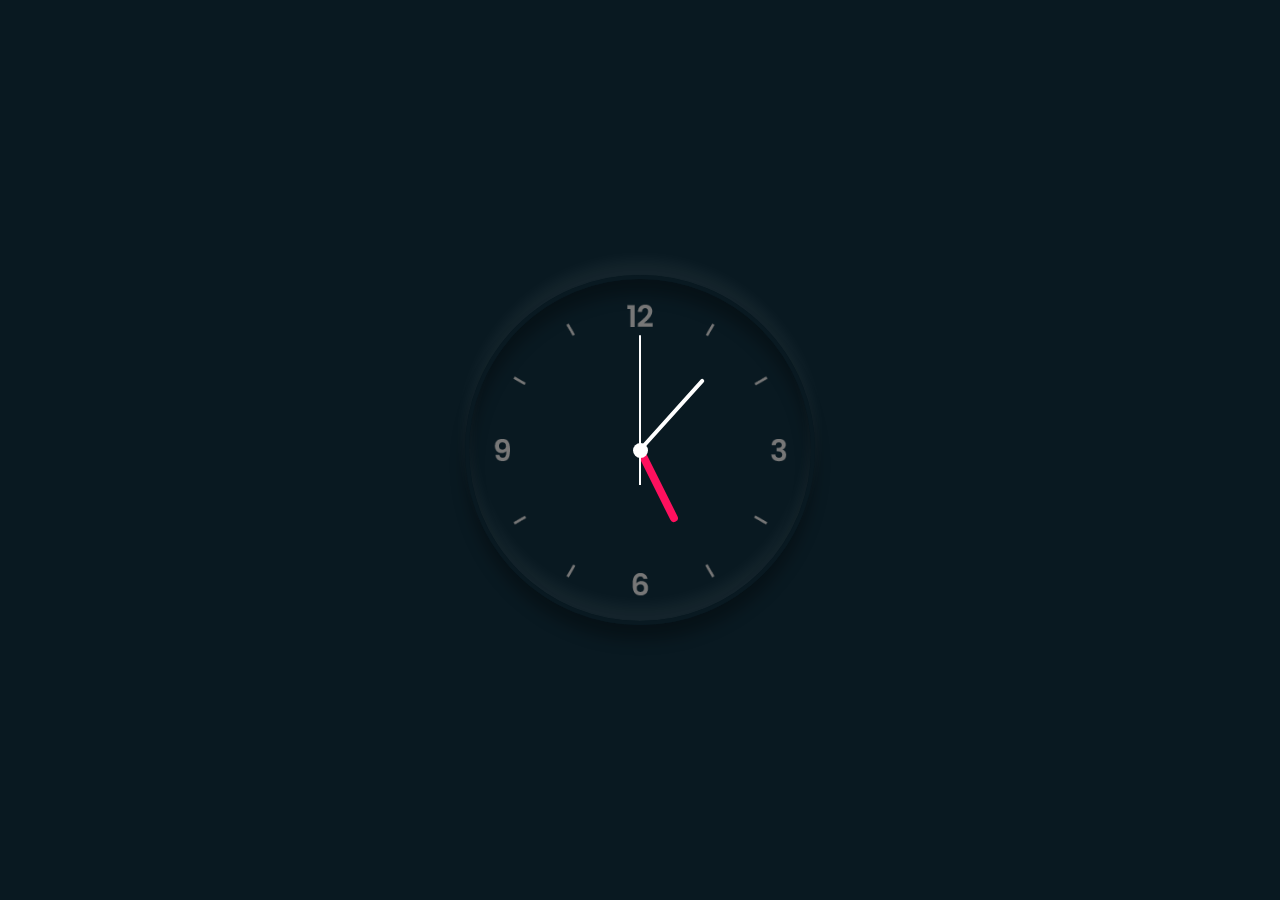
<file: clock.html>
<!DOCTYPE html>
<html lang="en">
<head>
    <meta charset="UTF-8">
    <meta http-equiv="X-UA-Compatible" content="IE=edge">
    <meta name="viewport" content="width=device-width, initial-scale=1.0">
    <title>Analog Clock</title>
    <link rel="stylesheet" href="https://cdnjs.cloudflare.com/ajax/libs/font-awesome/4.7.0/css/font-awesome.min.css">

    <link rel="stylesheet" href="style.css">
    
</head>
<body>
   

    <div class="clock">
        <div class="hour">
          <div class="hr" id='hr'></div>
        </div>
        <div class="min">
          <div class="mn" id="mn"></div>
        </div>
        <div class="sec">
          <div class="sc" id="sc"></div>
        </div>
      </div>
    <script>
        const deg = 6;
      const hr= document.querySelector('#hr');
      const mn=document.querySelector('#mn');
      const sc=document.querySelector("#sc");
      
      setInterval(() =>{
      let day = new Date();
      let hh = day.getHours() * 30;
      let mm = day.getMinutes() * deg;
      let ss = day.getSeconds() * deg;
      
      hr.style.transform = `rotateZ(${(hh)+(mm/12)}deg)`;
      mn.style.transform = `rotateZ(${mm}deg)`;
      sc.style.transform = `rotateZ(${ss}deg)`;
      })
      </script>
</body>
</html>
</file>
<file: style.css>
* {
  margin: 0;
  padding: 0;
  box-sizing: border-box;
}

body {
  display: flex;
  justify-content: center;
  align-items: center;
  min-height: 100vh;
  background-color: #091921;
}

.clock {
  width: 350px;
  height: 350px;
  display: flex;
  justify-content: center;
  align-items: center;
  background: url(clock.png);
  background-size: cover;
  border: 4px solid #091921;
  border-radius: 50%;
  box-shadow: 0 -15px 15px rgba(255, 255, 255, 0.05),
    inset 0 -15px 15px rgba(255, 255, 255, 0.05), 0 15px 15px rgba(0, 0, 0, 0.3),
    inset 0 15px 15px rgba(0, 0, 0, 0.3);
}

.clock:before {
  content: "";
  position: absolute;
  width: 15px;
  height: 15px;
  background: #fff;
  border-radius: 50%;
  z-index: 10000;
}

.clock .hour,
.clock .min,
.clock .sec {
  position: absolute;
}

.clock .hour,
.hr {
  width: 160px;
  height: 160px;
}

.clock .min,
.mn {
  width: 190px;
  height: 190px;
}
.clock .sec,
.sc {
  width: 230px;
  height: 230px;
}

.hr,
.mn,
.sc {
  display: flex;
  justify-content: center;
  /*align-items: center;*/
  position: absolute;
  border-radius: 50%;
}

.hr:before {
  content: "";
  position: absolute;
  width: 8px;
  height: 80px;
  background-color: #ff105e;
  z-index: 10;
  border-radius: 6px 6px 0 0;
}

.mn:before {
  content: "";
  position: absolute;
  width: 4px;
  height: 90px;
  background-color: #fff;
  z-index: 11;
  border-radius: 6px 6px 0 0;
}

.sc:before {
  content: "";
  position: absolute;
  width: 2px;
  height: 150px;
  background-color: #fff;
  z-index: 12;
  border-radius: 6px 6px 0 0;
}
</file>
